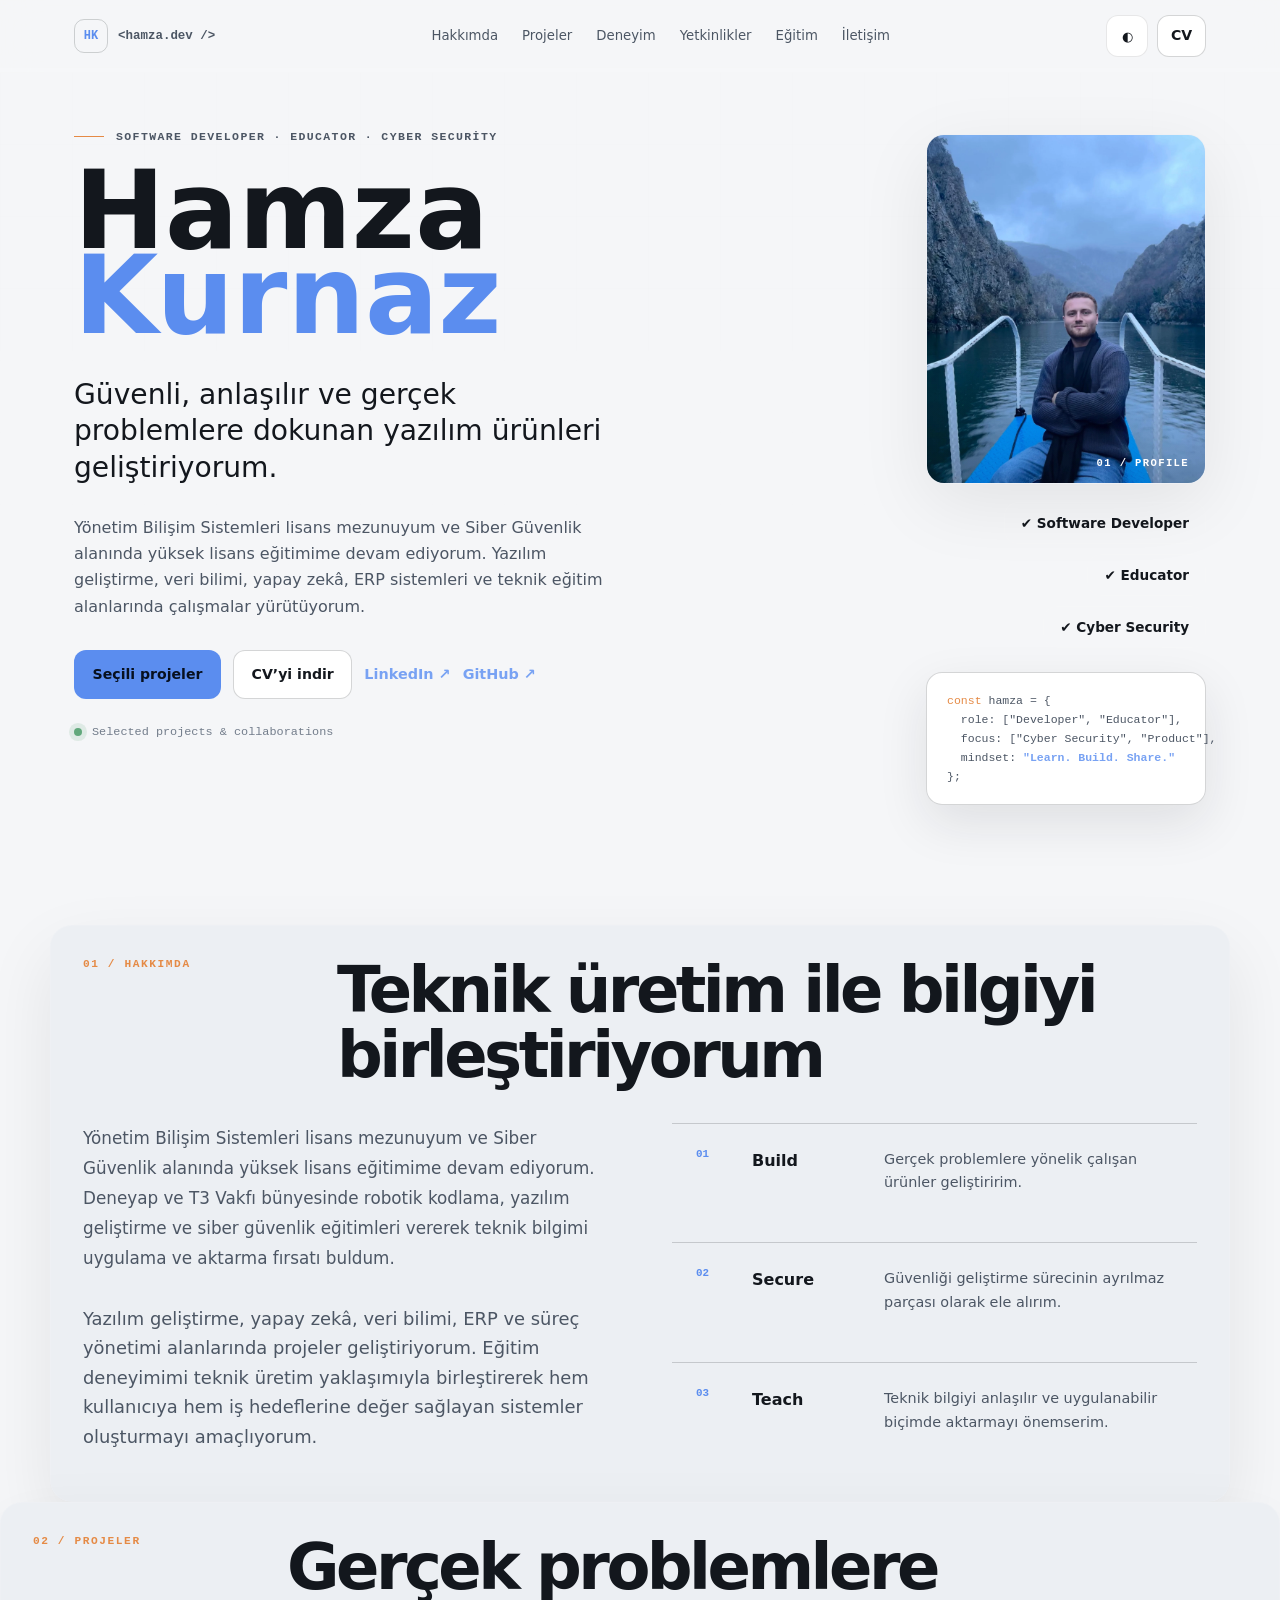
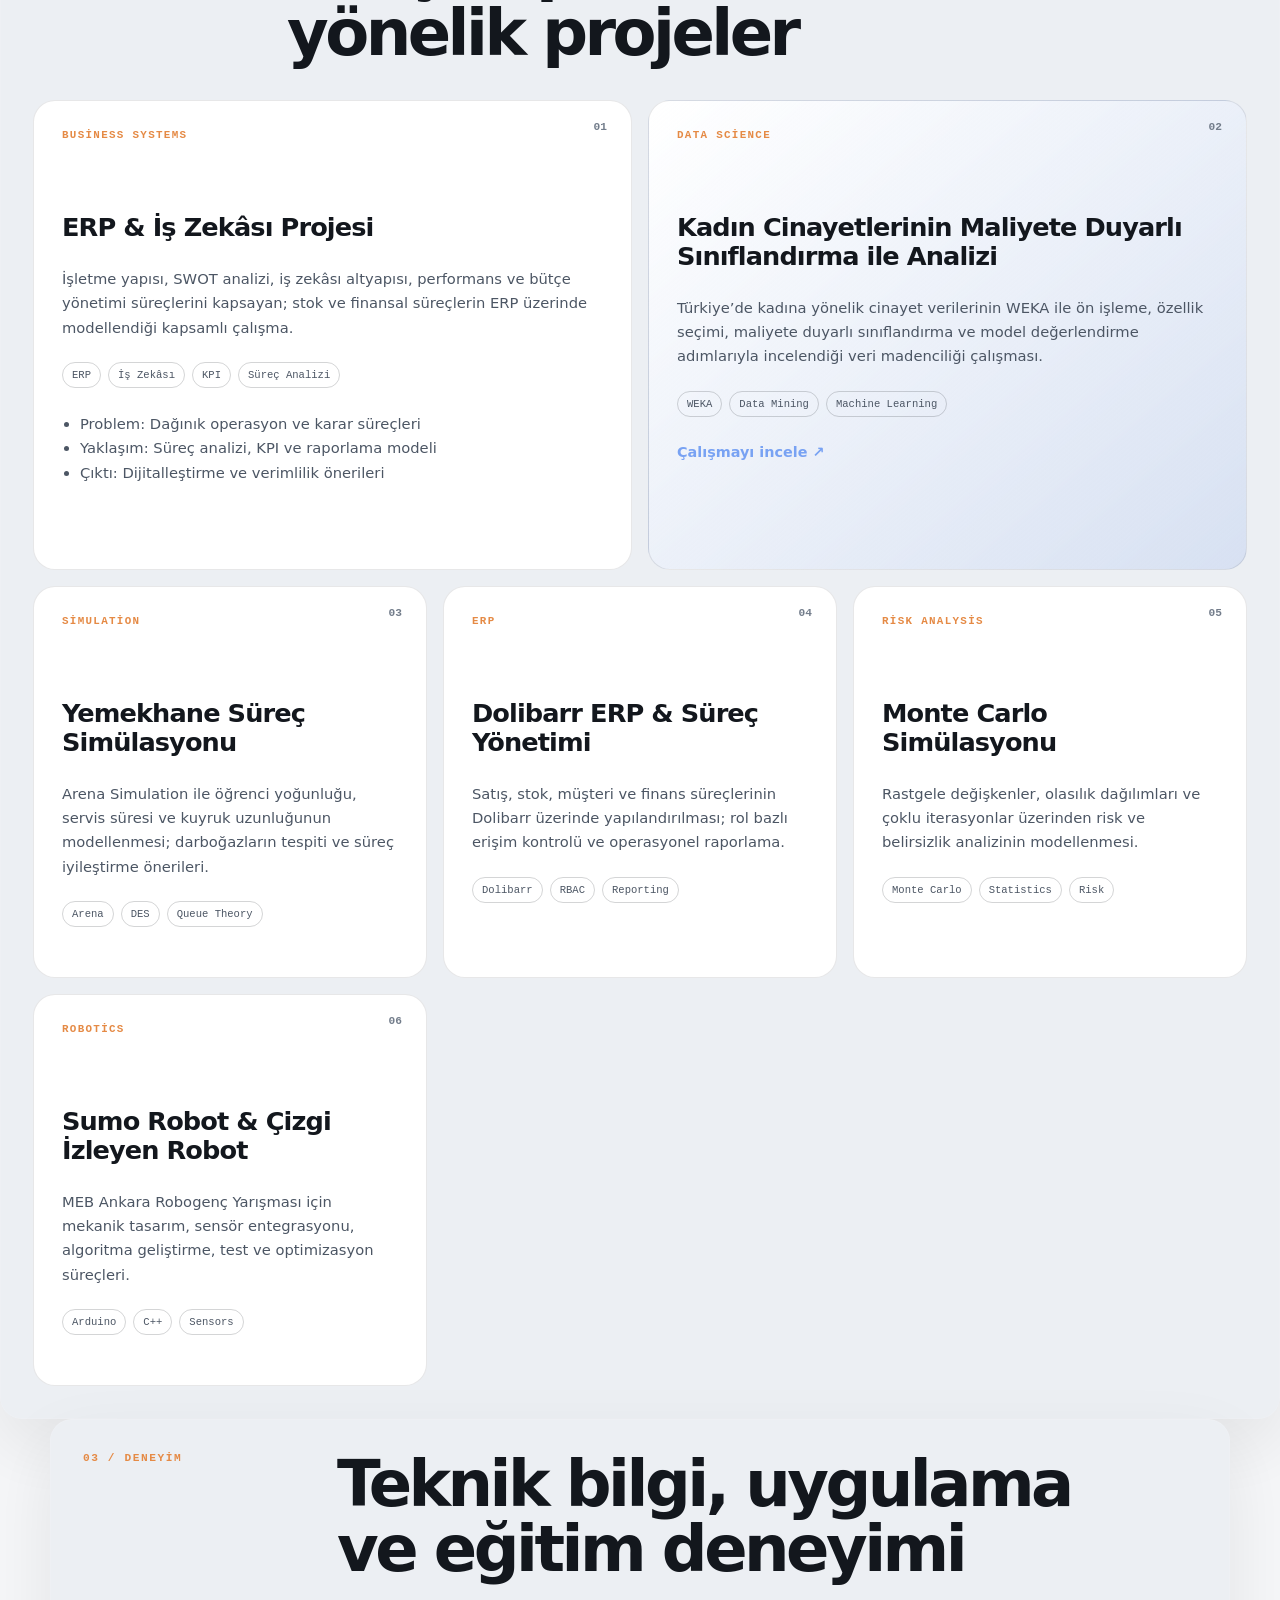
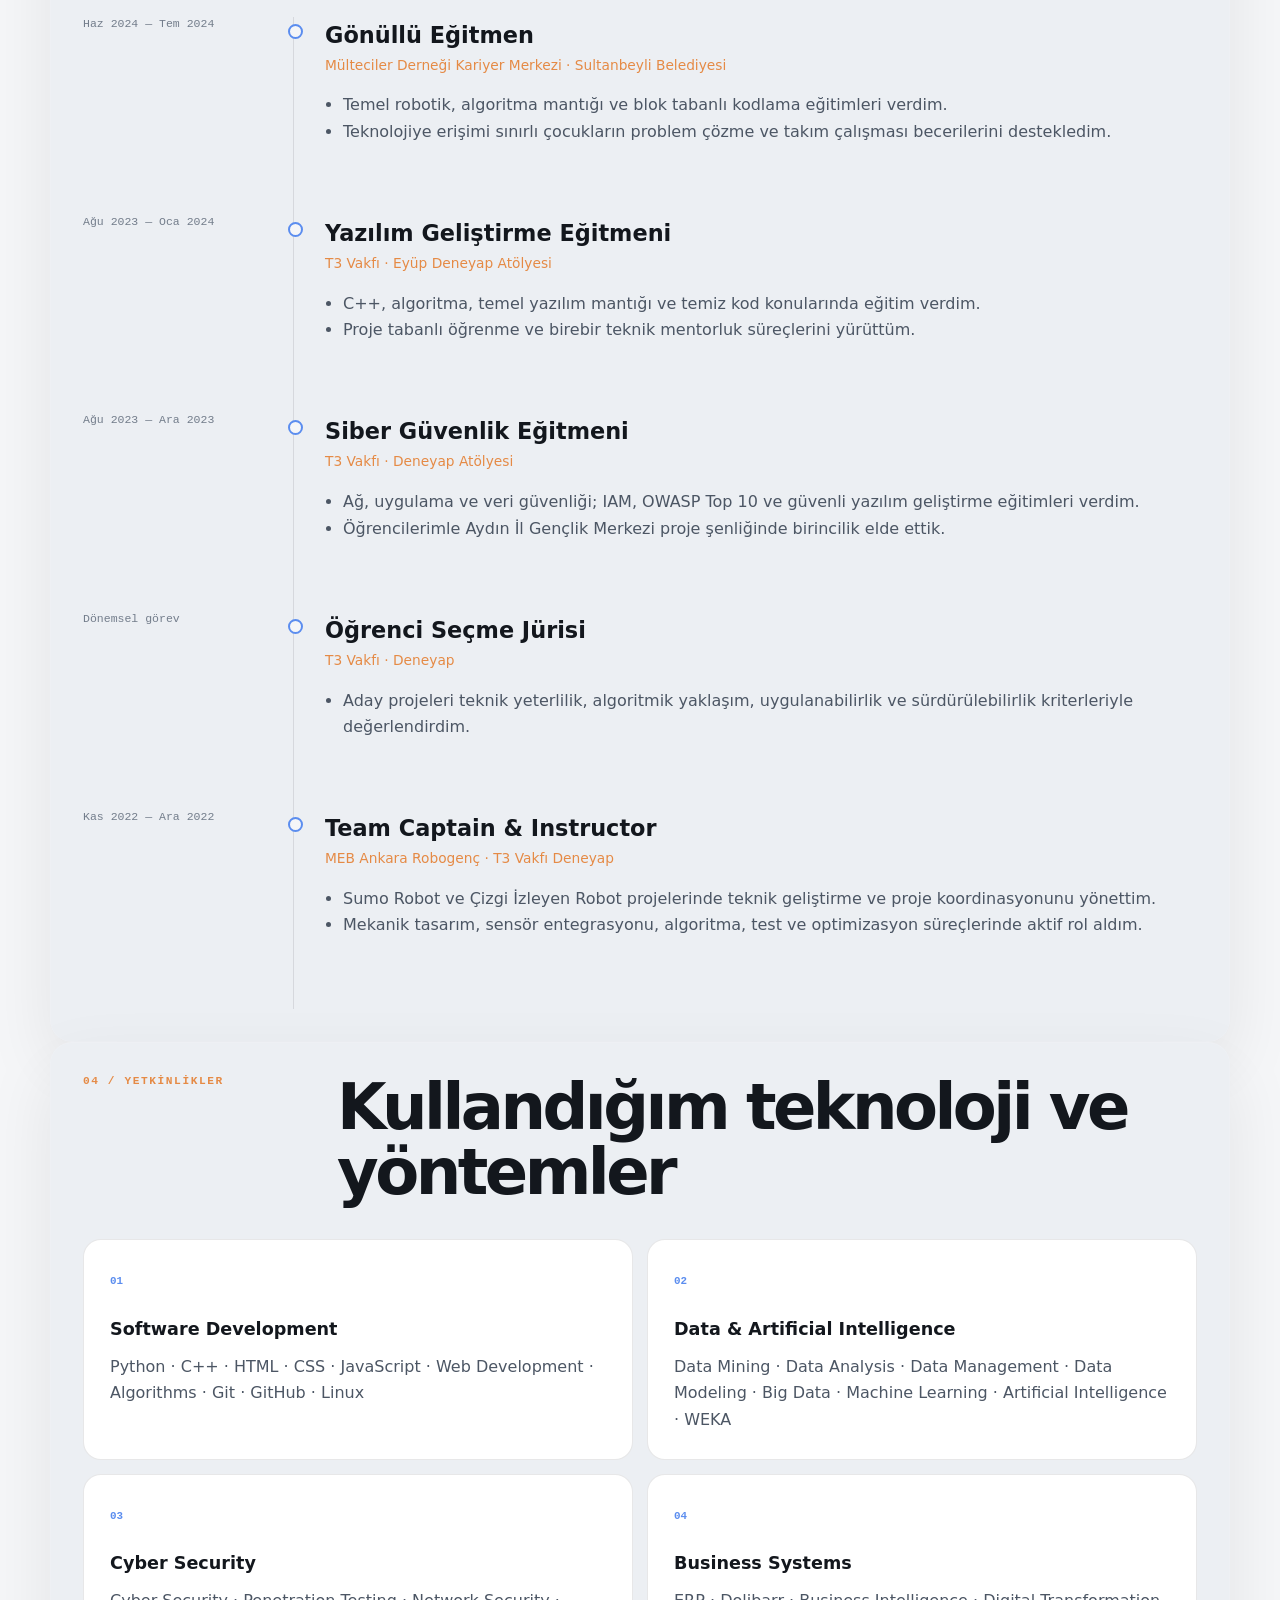
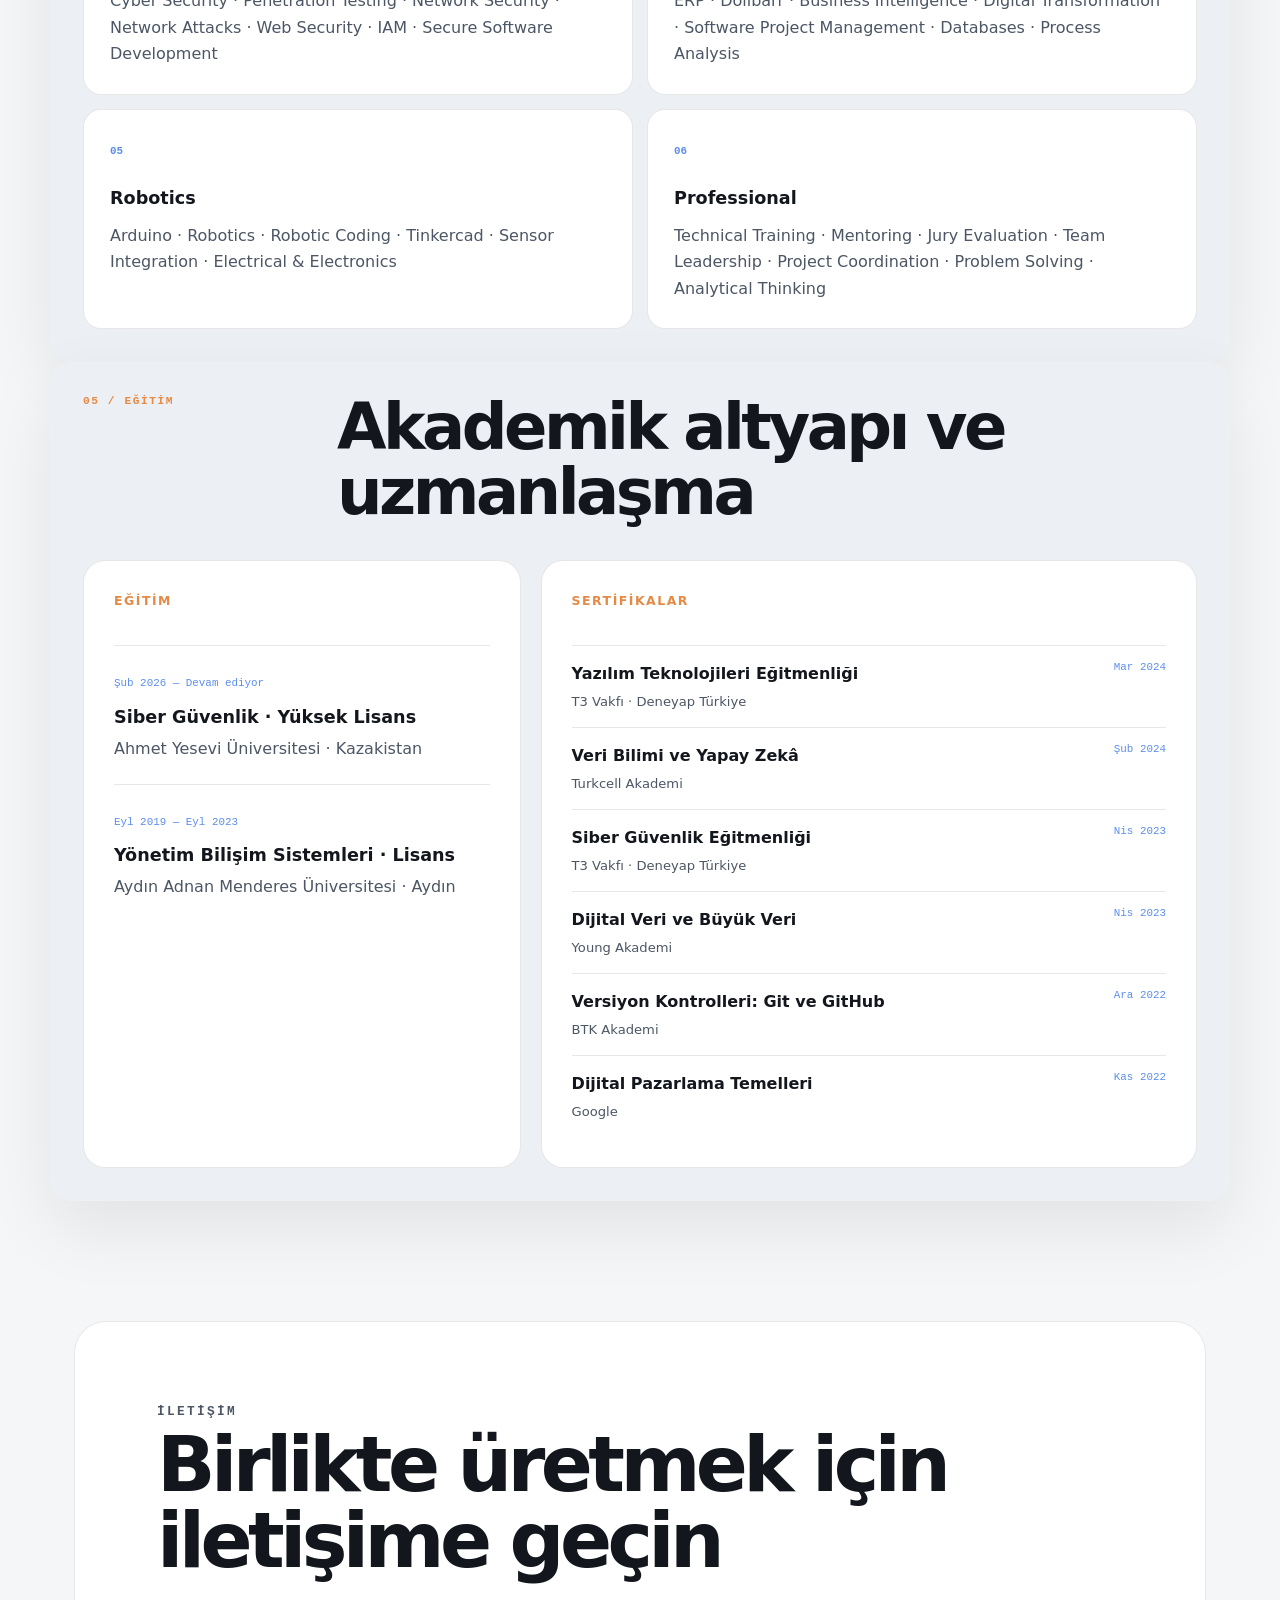
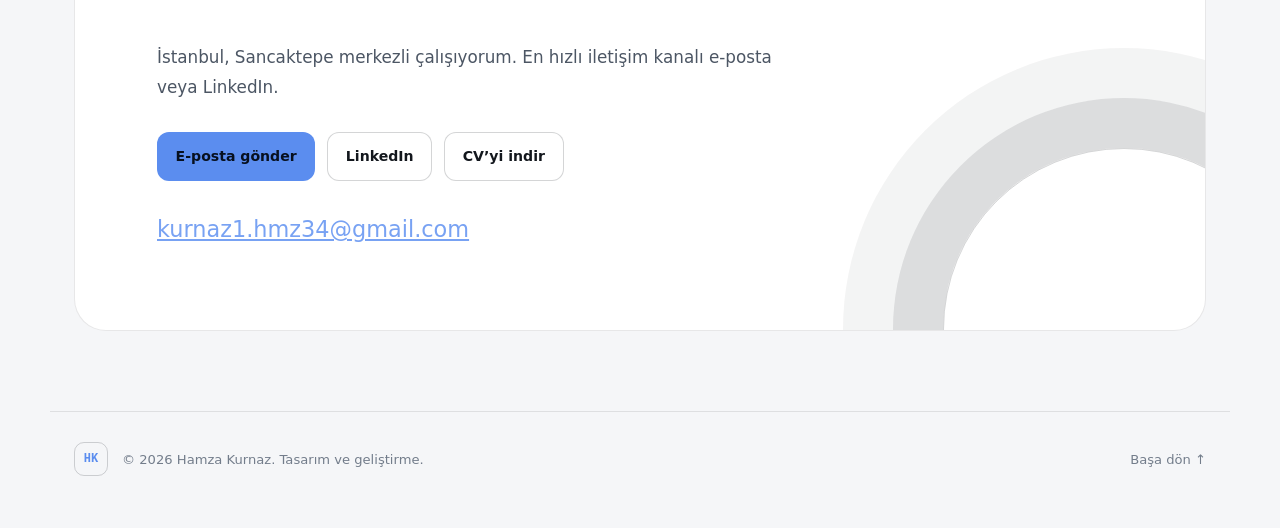
<file: index.html>
<!doctype html>
<html lang="tr" data-theme="dark">
<head>
  <meta charset="utf-8">
  <meta name="viewport" content="width=device-width, initial-scale=1">
  <meta name="theme-color" content="#0B0D10">
  <meta name="description" content="Hamza Kurnaz’ın yazılım geliştirme, siber güvenlik, veri bilimi, ERP, robotik kodlama ve teknik eğitim çalışmalarını içeren profesyonel portfolyosu.">
  <meta name="author" content="Hamza Kurnaz">
  <meta name="robots" content="index,follow">
  <link rel="canonical" href="https://hamzakurnaz.dev/">
  <link rel="icon" href="favicon.svg" type="image/svg+xml">
  <link rel="preload" as="image" href="assets/images/hamza-kurnaz-profile.webp" type="image/webp">
  <link rel="stylesheet" href="styles.css">
  <title>Hamza Kurnaz | Software Developer, Cyber Security & Educator</title>
  <meta property="og:type" content="website">
  <meta property="og:title" content="Hamza Kurnaz | Software Developer">
  <meta property="og:description" content="Yazılım geliştirme, siber güvenlik, veri bilimi, ERP ve teknik eğitim çalışmalarım.">
  <meta property="og:url" content="https://hamzakurnaz.dev/">
  <meta property="og:image" content="https://hamzakurnaz.dev/assets/images/og-image.jpg">
  <meta name="twitter:card" content="summary_large_image">
  <meta name="twitter:title" content="Hamza Kurnaz | Software Developer">
  <meta name="twitter:description" content="Yazılım geliştirme, siber güvenlik ve teknik eğitim portfolyosu.">
  <meta name="twitter:image" content="https://hamzakurnaz.dev/assets/images/og-image.jpg">
  <script type="application/ld+json">
  {
    "@context":"https://schema.org",
    "@type":"Person",
    "name":"Hamza Kurnaz",
    "url":"https://hamzakurnaz.dev/",
    "image":"https://hamzakurnaz.dev/assets/images/hamza-kurnaz-profile.jpg",
    "jobTitle":"Software Developer and Educator",
    "sameAs":["https://www.linkedin.com/in/hamzakurnaz/","https://github.com/Hamza-kurnaz"],
    "alumniOf":{"@type":"CollegeOrUniversity","name":"Aydın Adnan Menderes Üniversitesi"},
    "knowsAbout":["Software Development","Cyber Security","Data Science","Artificial Intelligence","ERP","Robotics","Technical Education"],
    "address":{"@type":"PostalAddress","addressLocality":"İstanbul","addressCountry":"TR"}
  }
  </script>
</head>
<body>
  <a class="skip-link" href="#main">İçeriğe geç</a>
  <div class="ambient-grid" aria-hidden="true"></div>

  <header class="site-header" id="site-header">
    <div class="nav-shell">
      <a class="brand" href="#top" aria-label="Hamza Kurnaz ana sayfa"><span class="brand-mark">HK</span><span class="brand-code">&lt;hamza.dev /&gt;</span></a>
      <nav class="desktop-nav" aria-label="Ana navigasyon">
        <a href="#hakkimda">Hakkımda</a><a href="#projeler">Projeler</a><a href="#deneyim">Deneyim</a><a href="#yetenekler">Yetkinlikler</a><a href="#egitim">Eğitim</a><a href="#iletisim">İletişim</a>
      </nav>
      <div class="nav-actions">
        <button class="icon-button" id="theme-toggle" aria-label="Temayı değiştir" title="Temayı değiştir"><span aria-hidden="true">◐</span></button>
        <a class="button button-small button-ghost desktop-cv" href="assets/cv/hamza-kurnaz-cv.pdf" download>CV</a>
        <button class="menu-button" id="menu-button" aria-expanded="false" aria-controls="mobile-menu" aria-label="Menüyü aç"><span></span><span></span></button>
      </div>
      <div class="header-progress" aria-hidden="true"><div class="header-progress__bar"></div></div>
    </div>
    <div class="mobile-menu" id="mobile-menu" hidden>
      <nav aria-label="Mobil navigasyon"><a href="#hakkimda">Hakkımda</a><a href="#projeler">Projeler</a><a href="#deneyim">Deneyim</a><a href="#yetenekler">Yetkinlikler</a><a href="#egitim">Eğitim</a><a href="#sertifikalar">Sertifikalar</a><a href="#iletisim">İletişim</a></nav>
      <a class="button button-primary" href="assets/cv/hamza-kurnaz-cv.pdf" download>CV’yi indir</a>
    </div>
  </header>

  <main id="main">
    <section class="hero section" id="top" aria-labelledby="hero-title">
      <div class="hero-copy reveal">
        <p class="eyebrow"><span></span> Software Developer · Educator · Cyber Security</p>
        <h1 id="hero-title">Hamza<br><em>Kurnaz</em></h1>
        <p class="hero-lead">Güvenli, anlaşılır ve gerçek problemlere dokunan yazılım ürünleri geliştiriyorum.</p>
        <p class="hero-summary">Yönetim Bilişim Sistemleri lisans mezunuyum ve Siber Güvenlik alanında yüksek lisans eğitimime devam ediyorum. Yazılım geliştirme, veri bilimi, yapay zekâ, ERP sistemleri ve teknik eğitim alanlarında çalışmalar yürütüyorum.</p>
        <div class="hero-actions">
          <a class="button button-primary" href="#projeler">Seçili projeler</a>
          <a class="button button-ghost" href="assets/cv/hamza-kurnaz-cv.pdf" download>CV’yi indir</a>
          <a class="text-link" href="https://www.linkedin.com/in/hamzakurnaz/" target="_blank" rel="noopener noreferrer">LinkedIn ↗</a>
          <a class="text-link" href="https://github.com/Hamza-kurnaz" target="_blank" rel="noopener noreferrer">GitHub ↗</a>
        </div>
        <div class="availability"><span></span> Selected projects & collaborations</div>
      </div>
      <div class="hero-visual reveal" data-delay="120">
        <div class="photo-frame">
          <picture><source srcset="assets/images/hamza-kurnaz-profile.webp" type="image/webp"><img src="assets/images/hamza-kurnaz-profile.jpg" width="1200" height="1600" alt="Hamza Kurnaz, dağlık bir vadide tekne üzerinde" fetchpriority="high"></picture>
          <div class="photo-index">01 / PROFILE</div>
        </div>
        <div class="hero-profile-meta">
          <span>✔ Software Developer</span>
          <span>✔ Educator</span>
          <span>✔ Cyber Security</span>
        </div>
        <pre class="code-card" aria-label="Hamza Kurnaz profil özeti"><code><span>const</span> hamza = {
  role: ["Developer", "Educator"],
  focus: ["Cyber Security", "Product"],
  mindset: <b>"Learn. Build. Share."</b>
};</code></pre>
      </div>
    </section>

    <section class="section section-card reveal" id="hakkimda" aria-labelledby="about-title">
      <div class="section-heading reveal"><p class="section-kicker">01 / HAKKIMDA</p><h2 id="about-title" class="section-title">Teknik üretim ile bilgiyi birleştiriyorum</h2></div>
      <div class="about-grid">
        <div class="about-copy reveal"><p class="section-intro">Yönetim Bilişim Sistemleri lisans mezunuyum ve Siber Güvenlik alanında yüksek lisans eğitimime devam ediyorum. Deneyap ve T3 Vakfı bünyesinde robotik kodlama, yazılım geliştirme ve siber güvenlik eğitimleri vererek teknik bilgimi uygulama ve aktarma fırsatı buldum.</p><p>Yazılım geliştirme, yapay zekâ, veri bilimi, ERP ve süreç yönetimi alanlarında projeler geliştiriyorum. Eğitim deneyimimi teknik üretim yaklaşımıyla birleştirerek hem kullanıcıya hem iş hedeflerine değer sağlayan sistemler oluşturmayı amaçlıyorum.</p></div>
        <div class="principles">
          <article class="principle reveal"><span>01</span><h3>Build</h3><p>Gerçek problemlere yönelik çalışan ürünler geliştiririm.</p></article>
          <article class="principle reveal"><span>02</span><h3>Secure</h3><p>Güvenliği geliştirme sürecinin ayrılmaz parçası olarak ele alırım.</p></article>
          <article class="principle reveal"><span>03</span><h3>Teach</h3><p>Teknik bilgiyi anlaşılır ve uygulanabilir biçimde aktarmayı önemserim.</p></article>
        </div>
      </div>
    </section>

    <section class="section section-card reveal projects-section" id="projeler" aria-labelledby="projects-title">
      <div class="section-heading reveal"><p class="section-kicker">02 / PROJELER</p><h2 id="projects-title" class="section-title">Gerçek problemlere yönelik projeler</h2></div>
      <div class="projects-grid">
        <article class="project featured reveal"><div class="project-number">01</div><div class="project-type">Business Systems</div><h3>ERP & İş Zekâsı Projesi</h3><p>İşletme yapısı, SWOT analizi, iş zekâsı altyapısı, performans ve bütçe yönetimi süreçlerini kapsayan; stok ve finansal süreçlerin ERP üzerinde modellendiği kapsamlı çalışma.</p><div class="project-meta"><span>ERP</span><span>İş Zekâsı</span><span>KPI</span><span>Süreç Analizi</span></div><ul><li>Problem: Dağınık operasyon ve karar süreçleri</li><li>Yaklaşım: Süreç analizi, KPI ve raporlama modeli</li><li>Çıktı: Dijitalleştirme ve verimlilik önerileri</li></ul></article>
        <article class="project featured accent reveal" data-delay="80"><div class="project-number">02</div><div class="project-type">Data Science</div><h3>Kadın Cinayetlerinin Maliyete Duyarlı Sınıflandırma ile Analizi</h3><p>Türkiye’de kadına yönelik cinayet verilerinin WEKA ile ön işleme, özellik seçimi, maliyete duyarlı sınıflandırma ve model değerlendirme adımlarıyla incelendiği veri madenciliği çalışması.</p><div class="project-meta"><span>WEKA</span><span>Data Mining</span><span>Machine Learning</span></div><a class="text-link" href="https://www.linkedin.com/posts/hamzakurnaz_kadin-ci%CC%87nayetleri%CC%87ni%CC%87n-veri%CC%87-madenci%CC%87li%CC%87%C4%9Fi%CC%87-i%CC%87le-activity-7098649815772729345-9Bqr" target="_blank" rel="noopener noreferrer">Çalışmayı incele ↗</a></article>
        <article class="project reveal"><div class="project-number">03</div><div class="project-type">Simulation</div><h3>Yemekhane Süreç Simülasyonu</h3><p>Arena Simulation ile öğrenci yoğunluğu, servis süresi ve kuyruk uzunluğunun modellenmesi; darboğazların tespiti ve süreç iyileştirme önerileri.</p><div class="project-meta"><span>Arena</span><span>DES</span><span>Queue Theory</span></div></article>
        <article class="project reveal"><div class="project-number">04</div><div class="project-type">ERP</div><h3>Dolibarr ERP & Süreç Yönetimi</h3><p>Satış, stok, müşteri ve finans süreçlerinin Dolibarr üzerinde yapılandırılması; rol bazlı erişim kontrolü ve operasyonel raporlama.</p><div class="project-meta"><span>Dolibarr</span><span>RBAC</span><span>Reporting</span></div></article>
        <article class="project reveal"><div class="project-number">05</div><div class="project-type">Risk Analysis</div><h3>Monte Carlo Simülasyonu</h3><p>Rastgele değişkenler, olasılık dağılımları ve çoklu iterasyonlar üzerinden risk ve belirsizlik analizinin modellenmesi.</p><div class="project-meta"><span>Monte Carlo</span><span>Statistics</span><span>Risk</span></div></article>
        <article class="project reveal"><div class="project-number">06</div><div class="project-type">Robotics</div><h3>Sumo Robot & Çizgi İzleyen Robot</h3><p>MEB Ankara Robogenç Yarışması için mekanik tasarım, sensör entegrasyonu, algoritma geliştirme, test ve optimizasyon süreçleri.</p><div class="project-meta"><span>Arduino</span><span>C++</span><span>Sensors</span></div></article>
      </div>
    </section>

    <section class="section section-card reveal" id="deneyim" aria-labelledby="experience-title">
      <div class="section-heading reveal"><p class="section-kicker">03 / DENEYİM</p><h2 id="experience-title" class="section-title">Teknik bilgi, uygulama ve eğitim deneyimi</h2></div>
      <div class="timeline">
        <article class="timeline-item reveal"><div class="timeline-date">Haz 2024 — Tem 2024</div><div><h3>Gönüllü Eğitmen</h3><p class="org">Mülteciler Derneği Kariyer Merkezi · Sultanbeyli Belediyesi</p><ul><li>Temel robotik, algoritma mantığı ve blok tabanlı kodlama eğitimleri verdim.</li><li>Teknolojiye erişimi sınırlı çocukların problem çözme ve takım çalışması becerilerini destekledim.</li></ul></div></article>
        <article class="timeline-item reveal"><div class="timeline-date">Ağu 2023 — Oca 2024</div><div><h3>Yazılım Geliştirme Eğitmeni</h3><p class="org">T3 Vakfı · Eyüp Deneyap Atölyesi</p><ul><li>C++, algoritma, temel yazılım mantığı ve temiz kod konularında eğitim verdim.</li><li>Proje tabanlı öğrenme ve birebir teknik mentorluk süreçlerini yürüttüm.</li></ul></div></article>
        <article class="timeline-item reveal"><div class="timeline-date">Ağu 2023 — Ara 2023</div><div><h3>Siber Güvenlik Eğitmeni</h3><p class="org">T3 Vakfı · Deneyap Atölyesi</p><ul><li>Ağ, uygulama ve veri güvenliği; IAM, OWASP Top 10 ve güvenli yazılım geliştirme eğitimleri verdim.</li><li>Öğrencilerimle Aydın İl Gençlik Merkezi proje şenliğinde birincilik elde ettik.</li></ul></div></article>
        <article class="timeline-item reveal"><div class="timeline-date">Dönemsel görev</div><div><h3>Öğrenci Seçme Jürisi</h3><p class="org">T3 Vakfı · Deneyap</p><ul><li>Aday projeleri teknik yeterlilik, algoritmik yaklaşım, uygulanabilirlik ve sürdürülebilirlik kriterleriyle değerlendirdim.</li></ul></div></article>
        <article class="timeline-item reveal"><div class="timeline-date">Kas 2022 — Ara 2022</div><div><h3>Team Captain & Instructor</h3><p class="org">MEB Ankara Robogenç · T3 Vakfı Deneyap</p><ul><li>Sumo Robot ve Çizgi İzleyen Robot projelerinde teknik geliştirme ve proje koordinasyonunu yönettim.</li><li>Mekanik tasarım, sensör entegrasyonu, algoritma, test ve optimizasyon süreçlerinde aktif rol aldım.</li></ul></div></article>
      </div>
    </section>

    <section class="section section-card reveal" id="yetenekler" aria-labelledby="skills-title">
      <div class="section-heading reveal"><p class="section-kicker">04 / YETKİNLİKLER</p><h2 id="skills-title" class="section-title">Kullandığım teknoloji ve yöntemler</h2></div>
      <div class="skills-grid">
        <article class="skill-group reveal"><span>01</span><h3>Software Development</h3><p>Python · C++ · HTML · CSS · JavaScript · Web Development · Algorithms · Git · GitHub · Linux</p></article>
        <article class="skill-group reveal"><span>02</span><h3>Data & Artificial Intelligence</h3><p>Data Mining · Data Analysis · Data Management · Data Modeling · Big Data · Machine Learning · Artificial Intelligence · WEKA</p></article>
        <article class="skill-group reveal"><span>03</span><h3>Cyber Security</h3><p>Cyber Security · Penetration Testing · Network Security · Network Attacks · Web Security · IAM · Secure Software Development</p></article>
        <article class="skill-group reveal"><span>04</span><h3>Business Systems</h3><p>ERP · Dolibarr · Business Intelligence · Digital Transformation · Software Project Management · Databases · Process Analysis</p></article>
        <article class="skill-group reveal"><span>05</span><h3>Robotics</h3><p>Arduino · Robotics · Robotic Coding · Tinkercad · Sensor Integration · Electrical & Electronics</p></article>
        <article class="skill-group reveal"><span>06</span><h3>Professional</h3><p>Technical Training · Mentoring · Jury Evaluation · Team Leadership · Project Coordination · Problem Solving · Analytical Thinking</p></article>
      </div>
    </section>

    <section class="section section-card reveal" id="egitim" aria-labelledby="education-title">
      <div class="section-heading reveal"><p class="section-kicker">05 / EĞİTİM</p><h2 id="education-title" class="section-title">Akademik altyapı ve uzmanlaşma</h2></div>
      <div class="education-layout">
        <div class="education-column reveal"><h3>Eğitim</h3><article><time>Şub 2026 — Devam ediyor</time><h4>Siber Güvenlik · Yüksek Lisans</h4><p>Ahmet Yesevi Üniversitesi · Kazakistan</p></article><article><time>Eyl 2019 — Eyl 2023</time><h4>Yönetim Bilişim Sistemleri · Lisans</h4><p>Aydın Adnan Menderes Üniversitesi · Aydın</p></article></div>
        <div class="cert-column reveal" id="sertifikalar"><h3>Sertifikalar</h3><ul><li><div><b>Yazılım Teknolojileri Eğitmenliği</b><span>T3 Vakfı · Deneyap Türkiye</span></div><time>Mar 2024</time></li><li><div><b>Veri Bilimi ve Yapay Zekâ</b><span>Turkcell Akademi</span></div><time>Şub 2024</time></li><li><div><b>Siber Güvenlik Eğitmenliği</b><span>T3 Vakfı · Deneyap Türkiye</span></div><time>Nis 2023</time></li><li><div><b>Dijital Veri ve Büyük Veri</b><span>Young Akademi</span></div><time>Nis 2023</time></li><li><div><b>Versiyon Kontrolleri: Git ve GitHub</b><span>BTK Akademi</span></div><time>Ara 2022</time></li><li><div><b>Dijital Pazarlama Temelleri</b><span>Google</span></div><time>Kas 2022</time></li></ul></div>
      </div>
    </section>

    <section class="section reveal contact-section" id="iletisim" aria-labelledby="contact-title">
      <div class="contact-panel reveal"><p class="section-kicker"><span></span> İLETİŞİM</p><h2 id="contact-title" class="section-title">Birlikte üretmek için iletişime geçin</h2><p class="section-intro">İstanbul, Sancaktepe merkezli çalışıyorum. En hızlı iletişim kanalı e-posta veya LinkedIn.</p><div class="contact-actions"><a class="button button-primary" href="mailto:kurnaz1.hmz34@gmail.com?subject=Proje%20veya%20iş%20birliği">E-posta gönder</a><a class="button button-ghost" href="https://www.linkedin.com/in/hamzakurnaz/" target="_blank" rel="noopener noreferrer">LinkedIn</a><a class="button button-ghost" href="assets/cv/hamza-kurnaz-cv.pdf" download>CV’yi indir</a></div><a class="email-display" href="mailto:kurnaz1.hmz34@gmail.com">kurnaz1.hmz34@gmail.com</a></div>
    </section>
  </main>

  <footer><div><a class="brand" href="#top"><span class="brand-mark">HK</span></a><p>© <span id="year"></span> Hamza Kurnaz. Tasarım ve geliştirme.</p></div><a href="#top">Başa dön ↑</a></footer>
  <script src="app.js" defer></script>
</body>
</html>
</file>
<file: styles.css>
:root{--bg:#0b0d10;--elev:#111419;--surface:#151920;--surface-hover:#1a1f27;--text:#f3f5f7;--secondary:#a2aab6;--muted:#737d8b;--border:rgba(231,236,242,.1);--border-strong:rgba(231,236,242,.18);--primary:#5b8def;--primary-hover:#78a2f3;--primary-soft:rgba(91,141,239,.14);--accent:#e58a45;--accent-soft:rgba(229,138,69,.13);--success:#62a87c;--shadow:0 18px 50px rgba(0,0,0,.24);--max:1180px;--radius:22px;--ease:cubic-bezier(.22,1,.36,1)}
[data-theme="light"]{--bg:#f5f6f8;--elev:#fff;--surface:#eceff3;--surface-hover:#e4e8ed;--text:#13171d;--secondary:#4c5664;--muted:#737d8b;--border:rgba(19,23,29,.1);--border-strong:rgba(19,23,29,.18);--shadow:0 18px 50px rgba(26,31,39,.1)}
*{box-sizing:border-box}html{scroll-behavior:smooth;scroll-padding-top:88px}body{margin:0;background:var(--bg);color:var(--text);font-family:Inter,ui-sans-serif,system-ui,-apple-system,BlinkMacSystemFont,"Segoe UI",sans-serif;line-height:1.65;overflow-x:hidden;transition:background .25s,color .25s}a{color:inherit}button,a{touch-action:manipulation}img{max-width:100%;display:block}h1,h2,h3,h4,p{margin-top:0}.skip-link{position:fixed;top:10px;left:10px;z-index:9999;background:var(--text);color:var(--bg);padding:.7rem 1rem;border-radius:10px;transform:translateY(-160%);transition:.2s}.skip-link:focus{transform:none}.ambient-grid{position:fixed;inset:0;z-index:-2;background-image:linear-gradient(var(--border) 1px,transparent 1px),linear-gradient(90deg,var(--border) 1px,transparent 1px);background-size:72px 72px;mask-image:linear-gradient(to bottom,rgba(0,0,0,.35),transparent 78%);opacity:.2;pointer-events:none}#ink-canvas{position:fixed;inset:0;z-index:-1;pointer-events:none;width:100%;height:100%}.site-header{position:fixed;inset:0 0 auto;z-index:100;background:color-mix(in srgb,var(--bg) 78%,transparent);backdrop-filter:blur(18px);border-bottom:1px solid transparent;transition:.25s}.site-header.scrolled{border-color:var(--border)}.site-header{overflow:visible}.header-progress{position:absolute;left:0;right:0;bottom:0;height:4px;background:rgba(255,255,255,.08);pointer-events:none;z-index:1}.header-progress__bar{width:0%;height:100%;background:linear-gradient(90deg,var(--primary),var(--accent));transition:width .18s ease}.nav-shell{max-width:var(--max);margin:auto;min-height:72px;padding:0 24px;display:flex;align-items:center;justify-content:space-between;gap:22px}.brand{display:inline-flex;align-items:center;gap:10px;text-decoration:none;font-weight:700}.brand-mark{width:34px;height:34px;border:1px solid var(--border-strong);display:grid;place-items:center;border-radius:10px;color:var(--primary);font:700 .75rem ui-monospace,SFMono-Regular,Menlo,monospace}.brand-code{font:600 .78rem ui-monospace,SFMono-Regular,Menlo,monospace;color:var(--secondary)}.desktop-nav{display:flex;gap:24px}.desktop-nav a{text-decoration:none;font-size:.83rem;color:var(--secondary);position:relative}.desktop-nav a:after{content:"";position:absolute;left:0;right:100%;bottom:-8px;height:1px;background:var(--primary);transition:.25s}.desktop-nav a:hover,.desktop-nav a.active{color:var(--text)}.desktop-nav a:hover:after,.desktop-nav a.active:after{right:0}.nav-actions{display:flex;align-items:center;gap:9px}.icon-button,.menu-button{border:1px solid var(--border);background:var(--elev);color:var(--text);border-radius:12px;min-width:42px;height:42px;display:grid;place-items:center;cursor:pointer}.menu-button{display:none;gap:5px;padding:0 12px}.menu-button span{display:block;width:18px;height:1px;background:currentColor;transition:.25s}.menu-button[aria-expanded="true"] span:first-child{transform:translateY(3px) rotate(45deg)}.menu-button[aria-expanded="true"] span:last-child{transform:translateY(-3px) rotate(-45deg)}.mobile-menu{background:var(--bg);padding:10px 24px 24px;border-bottom:1px solid var(--border)}.mobile-menu nav{display:grid}.mobile-menu nav a{padding:14px 0;text-decoration:none;border-bottom:1px solid var(--border)}.button{display:inline-flex;align-items:center;justify-content:center;min-height:46px;padding:.75rem 1.1rem;border-radius:12px;text-decoration:none;font-weight:700;font-size:.88rem;border:1px solid transparent;transition:transform .2s var(--ease),background .2s,color .2s,border .2s}.button:hover{transform:translateY(-2px)}.button-primary{background:var(--primary);color:#07101f}.button-primary:hover{background:var(--primary-hover)}.button-ghost{border-color:var(--border-strong);background:var(--elev);color:var(--text)}.button-small{min-height:38px;padding:.5rem .8rem}.text-link{color:var(--primary-hover);text-decoration:none;font-weight:700;font-size:.9rem}.text-link:hover{text-decoration:underline}.section{max-width:var(--max);margin:auto;padding:120px 24px}.hero{min-height:100vh;display:grid;grid-template-columns:minmax(0,1.08fr) minmax(320px,.92fr);gap:100px;align-items:start;padding-top:130px}.eyebrow{display:flex;align-items:center;gap:12px;color:var(--secondary);font:600 .72rem ui-monospace,SFMono-Regular,Menlo,monospace;letter-spacing:.12em;text-transform:uppercase}.eyebrow span{width:30px;height:1px;background:var(--accent)}.hero h1{font-size:clamp(5.2rem,8.5vw,10rem);letter-spacing:0;line-height:.78;margin:26px 0 38px;font-weight:800;font-variant-ligatures:none;font-feature-settings:'liga' 0, 'calt' 0;font-kerning:normal}.hero h1 em{font-style:normal;color:var(--primary)}.hero-lead{font-size:clamp(1.2rem,2.2vw,1.8rem);line-height:1.3;max-width:730px}.hero-summary{max-width:670px;color:var(--secondary);font-size:1rem}.hero-actions{display:flex;align-items:center;flex-wrap:wrap;gap:12px;margin-top:30px;max-width:720px}.availability{display:flex;align-items:center;gap:10px;color:var(--muted);font:500 .74rem ui-monospace,SFMono-Regular,Menlo,monospace;margin-top:26px}.availability span{width:8px;height:8px;background:var(--success);border-radius:50%;box-shadow:0 0 0 5px color-mix(in srgb,var(--success) 15%,transparent)}.hero-visual{position:relative;max-width:280px;justify-self:end;align-self:start;padding-top:4px}.hero-visual::before{content:"";position:absolute;inset:0;pointer-events:none;background-image:linear-gradient(rgba(255,255,255,.03) 1px, transparent 1px), linear-gradient(90deg, rgba(255,255,255,.03) 1px, transparent 1px);background-size:40px 40px;opacity:.15}.photo-frame{position:relative;width:100%;max-width:280px;aspect-ratio:4/5;overflow:hidden;border-radius:18px;border:1px solid rgba(255,255,255,.08);background:var(--surface);box-shadow:0 20px 70px rgba(0,0,0,.08);transition:transform .2s ease,box-shadow .2s ease}.photo-frame:hover{transform:translateY(-4px) scale(1.01);box-shadow:0 26px 90px rgba(0,0,0,.12)}.photo-frame img{width:100%;height:100%;aspect-ratio:4/5;object-fit:cover;object-position:center 50%}.photo-frame:after{content:"";position:absolute;inset:0;background:linear-gradient(to top,rgba(11,13,16,.14),transparent 35%);pointer-events:none}.hero-profile-meta{display:grid;gap:10px;margin-top:18px;justify-items:end;width:100%;max-width:280px;font:600 .85rem Inter,ui-sans-serif,system-ui,-apple-system,BlinkMacSystemFont,"Segoe UI",sans-serif}.hero-profile-meta span{display:inline-flex;align-items:center;justify-content:flex-end;padding:12px 16px;border-radius:14px;border:1px solid rgba(255,255,255,.08);background:rgba(255,255,255,.03);color:var(--text)}.photo-index{position:absolute;right:16px;bottom:14px;z-index:2;color:#fff;font:600 .66rem ui-monospace,SFMono-Regular,Menlo,monospace;letter-spacing:.13em}.code-card{position:relative;left:auto;bottom:auto;z-index:4;margin:24px 0 0;padding:18px 20px;background:color-mix(in srgb,var(--elev) 92%,transparent);border:1px solid var(--border-strong);border-radius:16px;box-shadow:var(--shadow);font:500 .72rem/1.65 ui-monospace,SFMono-Regular,Menlo,monospace;color:var(--secondary);backdrop-filter:blur(14px);width:100%;max-width:280px}.code-card span{color:var(--accent)}.code-card b{color:var(--primary-hover)}.section-heading{display:grid;grid-template-columns:220px 1fr;gap:34px;margin-bottom:62px}.section-heading>p{color:var(--accent);font:600 .7rem ui-monospace,SFMono-Regular,Menlo,monospace;text-transform:uppercase;letter-spacing:.14em}.section-heading h2{font-size:clamp(2.25rem,5vw,4.5rem);line-height:1.02;letter-spacing:-.055em;margin:0}.section-kicker{font:600 .8rem ui-monospace,SFMono-Regular,Menlo,monospace;letter-spacing:.18em;text-transform:uppercase;color:var(--primary);margin:0 0 8px}.section-title{font-size:clamp(2.25rem,5vw,4.3rem);line-height:1.05;max-width:820px}.section-intro{margin:0 0 28px;color:var(--secondary);font-size:1.05rem;line-height:1.8;max-width:750px}.section.section-card{background:var(--surface);border:1px solid rgba(255,255,255,.08);border-radius:var(--radius);box-shadow:0 28px 70px rgba(0,0,0,.08);padding:48px;position:relative;overflow:hidden;transition:transform .28s var(--ease),box-shadow .28s var(--ease),border-color .25s}.section.section-card:hover{transform:translateY(-3px);box-shadow:0 34px 88px rgba(0,0,0,.12);border-color:rgba(91,141,239,.14)}.section.section-card .section-heading{margin-bottom:34px}.section.section-card .section-heading>p{color:var(--accent)}.section.section-card .section-title{color:var(--text)}.section.section-card .section-intro{margin-bottom:30px}.section.section-card{padding:32px}.about-grid{display:grid;grid-template-columns:1fr 1fr;gap:64px}.about-copy{font-size:1.12rem;color:var(--secondary)}.about-copy p+p{margin-top:24px}.principles{display:grid;gap:12px}.principle{padding:24px;border-top:1px solid var(--border-strong);display:grid;grid-template-columns:44px 120px 1fr;gap:12px;align-items:start}.principle span{font:600 .68rem ui-monospace,SFMono-Regular,Menlo,monospace;color:var(--primary)}.principle h3{margin:0;font-size:1rem}.principle p{margin:0;color:var(--secondary);font-size:.9rem}.projects-section{max-width:1320px}.projects-grid{display:grid;grid-template-columns:repeat(12,1fr);gap:16px}.project{grid-column:span 4;min-height:330px;padding:28px;border-radius:var(--radius);background:var(--elev);border:1px solid var(--border);position:relative;overflow:hidden;transition:.25s var(--ease)}.project:hover{transform:translateY(-5px);border-color:var(--border-strong);background:var(--surface)}.project.featured{grid-column:span 6;min-height:470px}.project.accent{background:linear-gradient(140deg,var(--elev),var(--primary-soft))}.project-number{position:absolute;right:24px;top:20px;color:var(--muted);font:600 .7rem ui-monospace,SFMono-Regular,Menlo,monospace}.project-type{color:var(--accent);font:600 .68rem ui-monospace,SFMono-Regular,Menlo,monospace;text-transform:uppercase;letter-spacing:.12em;margin-bottom:72px}.project h3{font-size:clamp(1.4rem,2vw,2.15rem);line-height:1.12;letter-spacing:-.035em}.project p,.project li{color:var(--secondary);font-size:.92rem}.project ul{padding-left:18px;margin-top:24px}.project-meta{display:flex;flex-wrap:wrap;gap:7px;margin:22px 0}.project-meta span{font:500 .66rem ui-monospace,SFMono-Regular,Menlo,monospace;border:1px solid var(--border-strong);padding:6px 9px;border-radius:999px;color:var(--secondary)}.timeline{position:relative}.timeline:before{content:"";position:absolute;left:210px;top:0;bottom:0;width:1px;background:var(--border)}.timeline-item{display:grid;grid-template-columns:180px 1fr;gap:62px;padding:0 0 54px;position:relative}.timeline-item:before{content:"";position:absolute;left:205px;top:7px;width:11px;height:11px;border-radius:50%;background:var(--bg);border:2px solid var(--primary)}.timeline-date{color:var(--muted);font:500 .72rem ui-monospace,SFMono-Regular,Menlo,monospace}.timeline h3{font-size:1.4rem;margin:0}.org{color:var(--accent);font-size:.86rem}.timeline ul{padding-left:18px;color:var(--secondary)}.skills-grid{display:grid;grid-template-columns:repeat(2,1fr);gap:14px}.skill-group{padding:26px;border:1px solid var(--border);border-radius:18px;background:var(--elev)}.skill-group span{font:600 .68rem ui-monospace,SFMono-Regular,Menlo,monospace;color:var(--primary)}.skill-group h3{font-size:1.1rem;margin:22px 0 10px}.skill-group p{color:var(--secondary);margin:0}.education-layout{display:grid;grid-template-columns:.8fr 1.2fr;gap:20px}.education-column,.cert-column{background:var(--elev);border:1px solid var(--border);border-radius:var(--radius);padding:30px}.education-column>h3,.cert-column>h3{font-size:.78rem;text-transform:uppercase;letter-spacing:.12em;color:var(--accent);margin-bottom:34px}.education-column article{padding:22px 0;border-top:1px solid var(--border)}.education-column time,.cert-column time{font:500 .68rem ui-monospace,SFMono-Regular,Menlo,monospace;color:var(--primary)}.education-column h4{font-size:1.1rem;margin:8px 0 4px}.education-column p{color:var(--secondary);margin:0}.cert-column ul{list-style:none;padding:0;margin:0}.cert-column li{display:flex;justify-content:space-between;gap:22px;padding:15px 0;border-top:1px solid var(--border)}.cert-column li div{display:grid;gap:3px}.cert-column li span{color:var(--secondary);font-size:.82rem}.contact-section{padding-bottom:80px}.contact-panel{background:var(--elev);border:1px solid var(--border);border-radius:32px;padding:clamp(32px,7vw,82px);position:relative;overflow:hidden}.contact-panel:after{content:"";position:absolute;width:360px;height:360px;right:-100px;bottom:-180px;border:1px solid var(--border-strong);border-radius:50%;box-shadow:0 0 0 50px var(--border),0 0 0 100px color-mix(in srgb,var(--border) 45%,transparent)}.contact-panel h2{font-size:clamp(2.5rem,6vw,5.3rem);line-height:.98;letter-spacing:-.06em;position:relative;z-index:1}.contact-panel>p:not(.eyebrow){color:var(--secondary);max-width:620px;position:relative;z-index:1}.contact-actions{display:flex;flex-wrap:wrap;gap:12px;margin:30px 0;position:relative;z-index:2}.email-display{font-size:clamp(1rem,2vw,1.4rem);color:var(--primary-hover);position:relative;z-index:2}footer{max-width:var(--max);margin:auto;padding:30px 24px 50px;display:flex;justify-content:space-between;align-items:center;color:var(--muted);font-size:.82rem;border-top:1px solid var(--border)}footer>div{display:flex;align-items:center;gap:14px}footer p{margin:0}footer>a{text-decoration:none}.reveal{opacity:0;transform:translateY(18px);filter:blur(4px);transition:opacity .65s var(--ease),transform .65s var(--ease),filter .65s var(--ease)}.reveal.visible{opacity:1;transform:none;filter:none}:focus-visible{outline:2px solid var(--primary-hover);outline-offset:4px}
@media(max-width:980px){.desktop-nav,.desktop-cv{display:none}.menu-button{display:grid}.hero{grid-template-columns:1fr;min-height:auto;padding-top:150px}.hero-visual{justify-self:start;max-width:520px}.code-card{left:auto;right:-30px}.section-heading{grid-template-columns:1fr;gap:12px}.project,.project.featured{grid-column:span 6}.about-grid{grid-template-columns:1fr}.education-layout{grid-template-columns:1fr}}
@media(max-width:700px){.section{padding:86px 18px}.nav-shell{padding:0 18px}.brand-code{display:none}.hero{grid-template-columns:1fr;gap:48px;padding-top:120px}.hero h1{font-size:clamp(4rem,22vw,6.6rem)}.hero-actions{align-items:stretch}.hero-actions .button{flex:1 1 145px}.hero-actions .text-link{padding:10px 0}.hero-visual{width:100%;max-width:280px;justify-self:center}.hero-visual::before{display:none}.photo-frame{margin:0 auto}.hero-profile-meta{text-align:center;justify-items:center}.code-card{position:relative;right:auto;bottom:auto;margin:-18px 14px 0}.section-heading{margin-bottom:38px}.section.section-card{padding:32px}.about-copy{font-size:1rem}.principle{grid-template-columns:36px 80px 1fr;padding:20px 0}.projects-grid{display:grid;grid-template-columns:1fr}.project,.project.featured{grid-column:1;min-height:auto}.project-type{margin-bottom:54px}.timeline:before{left:4px}.timeline-item{grid-template-columns:1fr;gap:8px;padding-left:28px}.timeline-item:before{left:-1px}.skills-grid{grid-template-columns:1fr}.cert-column li{align-items:flex-start}.contact-panel{border-radius:24px}footer{align-items:flex-start;gap:22px}footer>div{align-items:flex-start}.desktop-cv{display:none}}
@media(max-width:420px){.hero h1{font-size:4.2rem}.principle{grid-template-columns:32px 1fr}.principle p{grid-column:2}.contact-actions .button{width:100%}.email-display{word-break:break-word}.cert-column li{display:grid}.section{padding-inline:15px}}
@media(prefers-reduced-motion:reduce){html{scroll-behavior:auto}.reveal{opacity:1;transform:none;filter:none;transition:none}*{animation:none!important;transition-duration:.01ms!important}#ink-canvas{display:none}}
</file>
